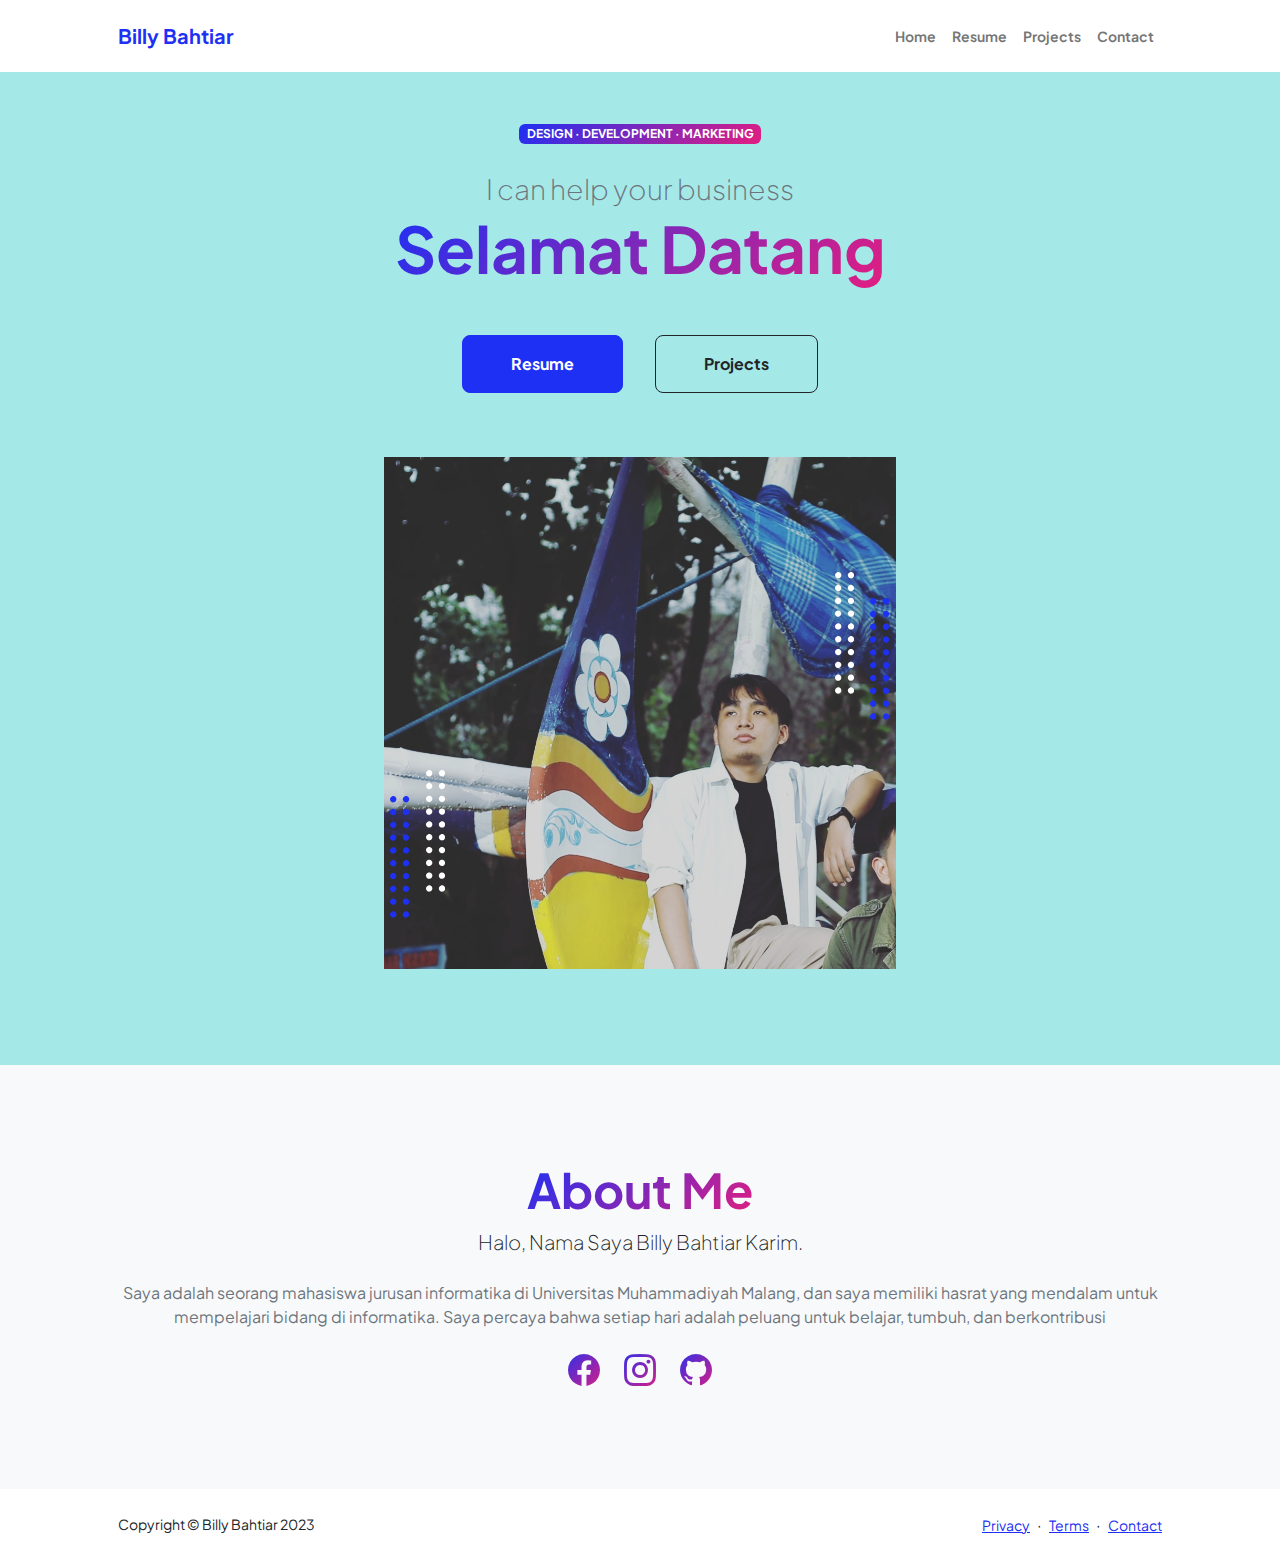
<file: index.html>
<!DOCTYPE html>
<html lang="en">
    <head>
        <meta charset="utf-8" />
        <meta name="viewport" content="width=device-width, initial-scale=1, shrink-to-fit=no" />
        <meta name="description" content="" />
        <meta name="author" content="" />
        <title>Personal Portofolio - Billy Bahtiar</title>
        <!-- Favicon-->
        <link rel="icon" type="image/x-icon" href="assets/favicon.ico" />
        <!-- Custom Google font-->
        <link rel="preconnect" href="https://fonts.googleapis.com" />
        <link rel="preconnect" href="https://fonts.gstatic.com" crossorigin />
        <link href="https://fonts.googleapis.com/css2?family=Plus+Jakarta+Sans:wght@100;200;300;400;500;600;700;800;900&amp;display=swap" rel="stylesheet" />
        <!-- Bootstrap icons-->
        <link href="https://cdn.jsdelivr.net/npm/bootstrap-icons@1.8.1/font/bootstrap-icons.css" rel="stylesheet" />
        <!-- Core theme CSS (includes Bootstrap)-->
        <link href="css/styles.css" rel="stylesheet" />
    </head>
    <body class="d-flex flex-column h-100">
        <main class="flex-shrink-0">
            <!-- Navigation-->
            <nav class="navbar navbar-expand-lg navbar-light bg-white py-3">
                <div class="container px-5">
                    <a class="navbar-brand" href="index.html"><span class="fw-bolder text-primary">Billy Bahtiar</span></a>
                    <button class="navbar-toggler" type="button" data-bs-toggle="collapse" data-bs-target="#navbarSupportedContent" aria-controls="navbarSupportedContent" aria-expanded="false" aria-label="Toggle navigation"><span class="navbar-toggler-icon"></span></button>
                    <div class="collapse navbar-collapse" id="navbarSupportedContent">
                        <ul class="navbar-nav ms-auto mb-2 mb-lg-0 small fw-bolder">
                            <li class="nav-item"><a class="nav-link" href="index.html">Home</a></li>
                            <li class="nav-item"><a class="nav-link" href="resume.html">Resume</a></li>
                            <li class="nav-item"><a class="nav-link" href="projects.html">Projects</a></li>
                            <li class="nav-item"><a class="nav-link" href="contact.html">Contact</a></li>
                        </ul>
                    </div>
                </div>
            </nav>
            <!-- Header-->
            <header class="py-5">
                <div class="container px-5 pb-5">
                    <div class="row gx-5 align-items-center">
                        <div class="col-xxl-5">
                            <!-- Header text content-->
                            <div class="text-center text-xxl-start">
                                <div class="badge bg-gradient-primary-to-secondary text-white mb-4"><div class="text-uppercase">Design &middot; Development &middot; Marketing</div></div>
                                <div class="fs-3 fw-light text-muted">I can help your business </div>
                                <h1 class="display-3 fw-bolder mb-5"><span class="text-gradient d-inline">Selamat Datang</span></h1>
                                <div class="d-grid gap-3 d-sm-flex justify-content-sm-center justify-content-xxl-start mb-3">
                                    <a class="btn btn-primary btn-lg px-5 py-3 me-sm-3 fs-6 fw-bolder" href="resume.html">Resume</a>
                                    <a class="btn btn-outline-dark btn-lg px-5 py-3 fs-6 fw-bolder" href="projects.html">Projects</a>
                                </div>
                            </div>
                        </div>
                        <div class="col-xxl-7">
                            <!-- Header profile picture-->
                            <div class="d-flex justify-content-center mt-5 mt-xxl-0">
                                <div class="profile bg-gradient-primary-to-secondary">
                                    <!-- TIP: For best results, use a photo with a transparent background like the demo example below-->
                                    <!-- Watch a tutorial on how to do this on YouTube (link)-->
                                    <img class="profile-img" src="assets/WhatsApp Image 2023-11-04 at 21.17.27.jpeg" alt="..." />
                                    <div class="dots-1">
                                        <!-- SVG Dots-->
                                        <svg version="1.1" xmlns="http://www.w3.org/2000/svg" xmlns:xlink="http://www.w3.org/1999/xlink" x="0px" y="0px" viewBox="0 0 191.6 1215.4" style="enable-background: new 0 0 191.6 1215.4" xml:space="preserve">
                                            <g transform="translate(0.000000,1280.000000) scale(0.100000,-0.100000)">
                                                <path d="M227.7,12788.6c-105-35-200-141-222-248c-43-206,163-412,369-369c155,32,275,190,260,339c-11,105-90,213-190,262        C383.7,12801.6,289.7,12808.6,227.7,12788.6z"></path>
                                                <path d="M1507.7,12788.6c-151-50-253-216-222-362c25-119,136-230,254-255c194-41,395,142,375,339c-11,105-90,213-190,262        C1663.7,12801.6,1569.7,12808.6,1507.7,12788.6z"></path>
                                                <path d="M227.7,11508.6c-105-35-200-141-222-248c-43-206,163-412,369-369c155,32,275,190,260,339c-11,105-90,213-190,262        C383.7,11521.6,289.7,11528.6,227.7,11508.6z"></path>
                                                <path d="M1507.7,11508.6c-151-50-253-216-222-362c25-119,136-230,254-255c194-41,395,142,375,339c-11,105-90,213-190,262        C1663.7,11521.6,1569.7,11528.6,1507.7,11508.6z"></path>
                                                <path d="M227.7,10228.6c-105-35-200-141-222-248c-43-206,163-412,369-369c155,32,275,190,260,339c-11,105-90,213-190,262        C383.7,10241.6,289.7,10248.6,227.7,10228.6z"></path>
                                                <path d="M1507.7,10228.6c-105-35-200-141-222-248c-43-206,163-412,369-369c155,32,275,190,260,339c-11,105-90,213-190,262        C1663.7,10241.6,1569.7,10248.6,1507.7,10228.6z"></path>
                                                <path d="M227.7,8948.6c-105-35-200-141-222-248c-43-206,163-412,369-369c155,32,275,190,260,339c-11,105-90,213-190,262        C383.7,8961.6,289.7,8968.6,227.7,8948.6z"></path>
                                                <path d="M1507.7,8948.6c-105-35-200-141-222-248c-43-206,163-412,369-369c155,32,275,190,260,339c-11,105-90,213-190,262        C1663.7,8961.6,1569.7,8968.6,1507.7,8948.6z"></path>
                                                <path d="M227.7,7668.6c-105-35-200-141-222-248c-43-206,163-412,369-369c155,32,275,190,260,339c-11,105-90,213-190,262        C383.7,7681.6,289.7,7688.6,227.7,7668.6z"></path>
                                                <path d="M1507.7,7668.6c-105-35-200-141-222-248c-43-206,163-412,369-369c155,32,275,190,260,339c-11,105-90,213-190,262        C1663.7,7681.6,1569.7,7688.6,1507.7,7668.6z"></path>
                                                <path d="M227.7,6388.6c-105-35-200-141-222-248c-43-206,163-412,369-369c155,32,275,190,260,339c-11,105-90,213-190,262        C383.7,6401.6,289.7,6408.6,227.7,6388.6z"></path>
                                                <path d="M1507.7,6388.6c-105-35-200-141-222-248c-43-206,163-412,369-369c155,32,275,190,260,339c-11,105-90,213-190,262        C1663.7,6401.6,1569.7,6408.6,1507.7,6388.6z"></path>
                                                <path d="M227.7,5108.6c-105-35-200-141-222-248c-43-206,163-412,369-369c155,32,275,190,260,339c-11,105-90,213-190,262        C383.7,5121.6,289.7,5128.6,227.7,5108.6z"></path>
                                                <path d="M1507.7,5108.6c-105-35-200-141-222-248c-43-206,163-412,369-369c155,32,275,190,260,339c-11,105-90,213-190,262        C1663.7,5121.6,1569.7,5128.6,1507.7,5108.6z"></path>
                                                <path d="M227.7,3828.6c-105-35-200-141-222-248c-43-206,163-412,369-369c155,32,275,190,260,339c-11,105-90,213-190,262        C383.7,3841.6,289.7,3848.6,227.7,3828.6z"></path>
                                                <path d="M1507.7,3828.6c-105-35-200-141-222-248c-43-206,163-412,369-369c155,32,275,190,260,339c-11,105-90,213-190,262        C1663.7,3841.6,1569.7,3848.6,1507.7,3828.6z"></path>
                                                <path d="M227.7,2548.6c-105-35-200-141-222-248c-43-206,163-412,369-369c155,32,275,190,260,339c-11,105-90,213-190,262        C383.7,2561.6,289.7,2568.6,227.7,2548.6z"></path>
                                                <path d="M1507.7,2548.6c-105-35-200-141-222-248c-43-206,163-412,369-369c155,32,275,190,260,339c-11,105-90,213-190,262        C1663.7,2561.6,1569.7,2568.6,1507.7,2548.6z"></path>
                                                <path d="M227.7,1268.6c-105-35-200-141-222-248c-43-206,163-412,369-369c155,32,275,190,260,339c-11,105-90,213-190,262        C383.7,1281.6,289.7,1288.6,227.7,1268.6z"></path>
                                                <path d="M1507.7,1268.6c-105-35-200-141-222-248c-43-206,163-412,369-369c155,32,275,190,260,339c-11,105-90,213-190,262        C1663.7,1281.6,1569.7,1288.6,1507.7,1268.6z"></path>
                                            </g>
                                        </svg>
                                        <!-- END of SVG dots-->
                                    </div>
                                    <div class="dots-2">
                                        <!-- SVG Dots-->
                                        <svg version="1.1" xmlns="http://www.w3.org/2000/svg" xmlns:xlink="http://www.w3.org/1999/xlink" x="0px" y="0px" viewBox="0 0 191.6 1215.4" style="enable-background: new 0 0 191.6 1215.4" xml:space="preserve">
                                            <g transform="translate(0.000000,1280.000000) scale(0.100000,-0.100000)">
                                                <path d="M227.7,12788.6c-105-35-200-141-222-248c-43-206,163-412,369-369c155,32,275,190,260,339c-11,105-90,213-190,262        C383.7,12801.6,289.7,12808.6,227.7,12788.6z"></path>
                                                <path d="M1507.7,12788.6c-151-50-253-216-222-362c25-119,136-230,254-255c194-41,395,142,375,339c-11,105-90,213-190,262        C1663.7,12801.6,1569.7,12808.6,1507.7,12788.6z"></path>
                                                <path d="M227.7,11508.6c-105-35-200-141-222-248c-43-206,163-412,369-369c155,32,275,190,260,339c-11,105-90,213-190,262        C383.7,11521.6,289.7,11528.6,227.7,11508.6z"></path>
                                                <path d="M1507.7,11508.6c-151-50-253-216-222-362c25-119,136-230,254-255c194-41,395,142,375,339c-11,105-90,213-190,262        C1663.7,11521.6,1569.7,11528.6,1507.7,11508.6z"></path>
                                                <path d="M227.7,10228.6c-105-35-200-141-222-248c-43-206,163-412,369-369c155,32,275,190,260,339c-11,105-90,213-190,262        C383.7,10241.6,289.7,10248.6,227.7,10228.6z"></path>
                                                <path d="M1507.7,10228.6c-105-35-200-141-222-248c-43-206,163-412,369-369c155,32,275,190,260,339c-11,105-90,213-190,262        C1663.7,10241.6,1569.7,10248.6,1507.7,10228.6z"></path>
                                                <path d="M227.7,8948.6c-105-35-200-141-222-248c-43-206,163-412,369-369c155,32,275,190,260,339c-11,105-90,213-190,262        C383.7,8961.6,289.7,8968.6,227.7,8948.6z"></path>
                                                <path d="M1507.7,8948.6c-105-35-200-141-222-248c-43-206,163-412,369-369c155,32,275,190,260,339c-11,105-90,213-190,262        C1663.7,8961.6,1569.7,8968.6,1507.7,8948.6z"></path>
                                                <path d="M227.7,7668.6c-105-35-200-141-222-248c-43-206,163-412,369-369c155,32,275,190,260,339c-11,105-90,213-190,262        C383.7,7681.6,289.7,7688.6,227.7,7668.6z"></path>
                                                <path d="M1507.7,7668.6c-105-35-200-141-222-248c-43-206,163-412,369-369c155,32,275,190,260,339c-11,105-90,213-190,262        C1663.7,7681.6,1569.7,7688.6,1507.7,7668.6z"></path>
                                                <path d="M227.7,6388.6c-105-35-200-141-222-248c-43-206,163-412,369-369c155,32,275,190,260,339c-11,105-90,213-190,262        C383.7,6401.6,289.7,6408.6,227.7,6388.6z"></path>
                                                <path d="M1507.7,6388.6c-105-35-200-141-222-248c-43-206,163-412,369-369c155,32,275,190,260,339c-11,105-90,213-190,262        C1663.7,6401.6,1569.7,6408.6,1507.7,6388.6z"></path>
                                                <path d="M227.7,5108.6c-105-35-200-141-222-248c-43-206,163-412,369-369c155,32,275,190,260,339c-11,105-90,213-190,262        C383.7,5121.6,289.7,5128.6,227.7,5108.6z"></path>
                                                <path d="M1507.7,5108.6c-105-35-200-141-222-248c-43-206,163-412,369-369c155,32,275,190,260,339c-11,105-90,213-190,262        C1663.7,5121.6,1569.7,5128.6,1507.7,5108.6z"></path>
                                                <path d="M227.7,3828.6c-105-35-200-141-222-248c-43-206,163-412,369-369c155,32,275,190,260,339c-11,105-90,213-190,262        C383.7,3841.6,289.7,3848.6,227.7,3828.6z"></path>
                                                <path d="M1507.7,3828.6c-105-35-200-141-222-248c-43-206,163-412,369-369c155,32,275,190,260,339c-11,105-90,213-190,262        C1663.7,3841.6,1569.7,3848.6,1507.7,3828.6z"></path>
                                                <path d="M227.7,2548.6c-105-35-200-141-222-248c-43-206,163-412,369-369c155,32,275,190,260,339c-11,105-90,213-190,262        C383.7,2561.6,289.7,2568.6,227.7,2548.6z"></path>
                                                <path d="M1507.7,2548.6c-105-35-200-141-222-248c-43-206,163-412,369-369c155,32,275,190,260,339c-11,105-90,213-190,262        C1663.7,2561.6,1569.7,2568.6,1507.7,2548.6z"></path>
                                                <path d="M227.7,1268.6c-105-35-200-141-222-248c-43-206,163-412,369-369c155,32,275,190,260,339c-11,105-90,213-190,262        C383.7,1281.6,289.7,1288.6,227.7,1268.6z"></path>
                                                <path d="M1507.7,1268.6c-105-35-200-141-222-248c-43-206,163-412,369-369c155,32,275,190,260,339c-11,105-90,213-190,262        C1663.7,1281.6,1569.7,1288.6,1507.7,1268.6z"></path>
                                            </g>
                                        </svg>
                                        <!-- END of SVG dots-->
                                    </div>
                                    <div class="dots-3">
                                        <!-- SVG Dots-->
                                        <svg version="1.1" xmlns="http://www.w3.org/2000/svg" xmlns:xlink="http://www.w3.org/1999/xlink" x="0px" y="0px" viewBox="0 0 191.6 1215.4" style="enable-background: new 0 0 191.6 1215.4" xml:space="preserve">
                                            <g transform="translate(0.000000,1280.000000) scale(0.100000,-0.100000)">
                                                <path d="M227.7,12788.6c-105-35-200-141-222-248c-43-206,163-412,369-369c155,32,275,190,260,339c-11,105-90,213-190,262        C383.7,12801.6,289.7,12808.6,227.7,12788.6z"></path>
                                                <path d="M1507.7,12788.6c-151-50-253-216-222-362c25-119,136-230,254-255c194-41,395,142,375,339c-11,105-90,213-190,262        C1663.7,12801.6,1569.7,12808.6,1507.7,12788.6z"></path>
                                                <path d="M227.7,11508.6c-105-35-200-141-222-248c-43-206,163-412,369-369c155,32,275,190,260,339c-11,105-90,213-190,262        C383.7,11521.6,289.7,11528.6,227.7,11508.6z"></path>
                                                <path d="M1507.7,11508.6c-151-50-253-216-222-362c25-119,136-230,254-255c194-41,395,142,375,339c-11,105-90,213-190,262        C1663.7,11521.6,1569.7,11528.6,1507.7,11508.6z"></path>
                                                <path d="M227.7,10228.6c-105-35-200-141-222-248c-43-206,163-412,369-369c155,32,275,190,260,339c-11,105-90,213-190,262        C383.7,10241.6,289.7,10248.6,227.7,10228.6z"></path>
                                                <path d="M1507.7,10228.6c-105-35-200-141-222-248c-43-206,163-412,369-369c155,32,275,190,260,339c-11,105-90,213-190,262        C1663.7,10241.6,1569.7,10248.6,1507.7,10228.6z"></path>
                                                <path d="M227.7,8948.6c-105-35-200-141-222-248c-43-206,163-412,369-369c155,32,275,190,260,339c-11,105-90,213-190,262        C383.7,8961.6,289.7,8968.6,227.7,8948.6z"></path>
                                                <path d="M1507.7,8948.6c-105-35-200-141-222-248c-43-206,163-412,369-369c155,32,275,190,260,339c-11,105-90,213-190,262        C1663.7,8961.6,1569.7,8968.6,1507.7,8948.6z"></path>
                                                <path d="M227.7,7668.6c-105-35-200-141-222-248c-43-206,163-412,369-369c155,32,275,190,260,339c-11,105-90,213-190,262        C383.7,7681.6,289.7,7688.6,227.7,7668.6z"></path>
                                                <path d="M1507.7,7668.6c-105-35-200-141-222-248c-43-206,163-412,369-369c155,32,275,190,260,339c-11,105-90,213-190,262        C1663.7,7681.6,1569.7,7688.6,1507.7,7668.6z"></path>
                                                <path d="M227.7,6388.6c-105-35-200-141-222-248c-43-206,163-412,369-369c155,32,275,190,260,339c-11,105-90,213-190,262        C383.7,6401.6,289.7,6408.6,227.7,6388.6z"></path>
                                                <path d="M1507.7,6388.6c-105-35-200-141-222-248c-43-206,163-412,369-369c155,32,275,190,260,339c-11,105-90,213-190,262        C1663.7,6401.6,1569.7,6408.6,1507.7,6388.6z"></path>
                                                <path d="M227.7,5108.6c-105-35-200-141-222-248c-43-206,163-412,369-369c155,32,275,190,260,339c-11,105-90,213-190,262        C383.7,5121.6,289.7,5128.6,227.7,5108.6z"></path>
                                                <path d="M1507.7,5108.6c-105-35-200-141-222-248c-43-206,163-412,369-369c155,32,275,190,260,339c-11,105-90,213-190,262        C1663.7,5121.6,1569.7,5128.6,1507.7,5108.6z"></path>
                                                <path d="M227.7,3828.6c-105-35-200-141-222-248c-43-206,163-412,369-369c155,32,275,190,260,339c-11,105-90,213-190,262        C383.7,3841.6,289.7,3848.6,227.7,3828.6z"></path>
                                                <path d="M1507.7,3828.6c-105-35-200-141-222-248c-43-206,163-412,369-369c155,32,275,190,260,339c-11,105-90,213-190,262        C1663.7,3841.6,1569.7,3848.6,1507.7,3828.6z"></path>
                                                <path d="M227.7,2548.6c-105-35-200-141-222-248c-43-206,163-412,369-369c155,32,275,190,260,339c-11,105-90,213-190,262        C383.7,2561.6,289.7,2568.6,227.7,2548.6z"></path>
                                                <path d="M1507.7,2548.6c-105-35-200-141-222-248c-43-206,163-412,369-369c155,32,275,190,260,339c-11,105-90,213-190,262        C1663.7,2561.6,1569.7,2568.6,1507.7,2548.6z"></path>
                                                <path d="M227.7,1268.6c-105-35-200-141-222-248c-43-206,163-412,369-369c155,32,275,190,260,339c-11,105-90,213-190,262        C383.7,1281.6,289.7,1288.6,227.7,1268.6z"></path>
                                                <path d="M1507.7,1268.6c-105-35-200-141-222-248c-43-206,163-412,369-369c155,32,275,190,260,339c-11,105-90,213-190,262        C1663.7,1281.6,1569.7,1288.6,1507.7,1268.6z"></path>
                                            </g>
                                        </svg>
                                        <!-- END of SVG dots-->
                                    </div>
                                    <div class="dots-4">
                                        <!-- SVG Dots-->
                                        <svg version="1.1" xmlns="http://www.w3.org/2000/svg" xmlns:xlink="http://www.w3.org/1999/xlink" x="0px" y="0px" viewBox="0 0 191.6 1215.4" style="enable-background: new 0 0 191.6 1215.4" xml:space="preserve">
                                            <g transform="translate(0.000000,1280.000000) scale(0.100000,-0.100000)">
                                                <path d="M227.7,12788.6c-105-35-200-141-222-248c-43-206,163-412,369-369c155,32,275,190,260,339c-11,105-90,213-190,262        C383.7,12801.6,289.7,12808.6,227.7,12788.6z"></path>
                                                <path d="M1507.7,12788.6c-151-50-253-216-222-362c25-119,136-230,254-255c194-41,395,142,375,339c-11,105-90,213-190,262        C1663.7,12801.6,1569.7,12808.6,1507.7,12788.6z"></path>
                                                <path d="M227.7,11508.6c-105-35-200-141-222-248c-43-206,163-412,369-369c155,32,275,190,260,339c-11,105-90,213-190,262        C383.7,11521.6,289.7,11528.6,227.7,11508.6z"></path>
                                                <path d="M1507.7,11508.6c-151-50-253-216-222-362c25-119,136-230,254-255c194-41,395,142,375,339c-11,105-90,213-190,262        C1663.7,11521.6,1569.7,11528.6,1507.7,11508.6z"></path>
                                                <path d="M227.7,10228.6c-105-35-200-141-222-248c-43-206,163-412,369-369c155,32,275,190,260,339c-11,105-90,213-190,262        C383.7,10241.6,289.7,10248.6,227.7,10228.6z"></path>
                                                <path d="M1507.7,10228.6c-105-35-200-141-222-248c-43-206,163-412,369-369c155,32,275,190,260,339c-11,105-90,213-190,262        C1663.7,10241.6,1569.7,10248.6,1507.7,10228.6z"></path>
                                                <path d="M227.7,8948.6c-105-35-200-141-222-248c-43-206,163-412,369-369c155,32,275,190,260,339c-11,105-90,213-190,262        C383.7,8961.6,289.7,8968.6,227.7,8948.6z"></path>
                                                <path d="M1507.7,8948.6c-105-35-200-141-222-248c-43-206,163-412,369-369c155,32,275,190,260,339c-11,105-90,213-190,262        C1663.7,8961.6,1569.7,8968.6,1507.7,8948.6z"></path>
                                                <path d="M227.7,7668.6c-105-35-200-141-222-248c-43-206,163-412,369-369c155,32,275,190,260,339c-11,105-90,213-190,262        C383.7,7681.6,289.7,7688.6,227.7,7668.6z"></path>
                                                <path d="M1507.7,7668.6c-105-35-200-141-222-248c-43-206,163-412,369-369c155,32,275,190,260,339c-11,105-90,213-190,262        C1663.7,7681.6,1569.7,7688.6,1507.7,7668.6z"></path>
                                                <path d="M227.7,6388.6c-105-35-200-141-222-248c-43-206,163-412,369-369c155,32,275,190,260,339c-11,105-90,213-190,262        C383.7,6401.6,289.7,6408.6,227.7,6388.6z"></path>
                                                <path d="M1507.7,6388.6c-105-35-200-141-222-248c-43-206,163-412,369-369c155,32,275,190,260,339c-11,105-90,213-190,262        C1663.7,6401.6,1569.7,6408.6,1507.7,6388.6z"></path>
                                                <path d="M227.7,5108.6c-105-35-200-141-222-248c-43-206,163-412,369-369c155,32,275,190,260,339c-11,105-90,213-190,262        C383.7,5121.6,289.7,5128.6,227.7,5108.6z"></path>
                                                <path d="M1507.7,5108.6c-105-35-200-141-222-248c-43-206,163-412,369-369c155,32,275,190,260,339c-11,105-90,213-190,262        C1663.7,5121.6,1569.7,5128.6,1507.7,5108.6z"></path>
                                                <path d="M227.7,3828.6c-105-35-200-141-222-248c-43-206,163-412,369-369c155,32,275,190,260,339c-11,105-90,213-190,262        C383.7,3841.6,289.7,3848.6,227.7,3828.6z"></path>
                                                <path d="M1507.7,3828.6c-105-35-200-141-222-248c-43-206,163-412,369-369c155,32,275,190,260,339c-11,105-90,213-190,262        C1663.7,3841.6,1569.7,3848.6,1507.7,3828.6z"></path>
                                                <path d="M227.7,2548.6c-105-35-200-141-222-248c-43-206,163-412,369-369c155,32,275,190,260,339c-11,105-90,213-190,262        C383.7,2561.6,289.7,2568.6,227.7,2548.6z"></path>
                                                <path d="M1507.7,2548.6c-105-35-200-141-222-248c-43-206,163-412,369-369c155,32,275,190,260,339c-11,105-90,213-190,262        C1663.7,2561.6,1569.7,2568.6,1507.7,2548.6z"></path>
                                                <path d="M227.7,1268.6c-105-35-200-141-222-248c-43-206,163-412,369-369c155,32,275,190,260,339c-11,105-90,213-190,262        C383.7,1281.6,289.7,1288.6,227.7,1268.6z"></path>
                                                <path d="M1507.7,1268.6c-105-35-200-141-222-248c-43-206,163-412,369-369c155,32,275,190,260,339c-11,105-90,213-190,262        C1663.7,1281.6,1569.7,1288.6,1507.7,1268.6z"></path>
                                            </g>
                                        </svg>
                                        <!-- END of SVG dots-->
                                    </div>
                                </div>
                            </div>
                        </div>
                    </div>
                </div>
            </header>
            <!-- About Section-->
            <section class="bg-light py-5">
                <div class="container px-5">
                    <div class="row gx-5 justify-content-center">
                        <div class="col-xxl-8">
                            <div class="text-center my-5">
                                <h2 class="display-5 fw-bolder"><span class="text-gradient d-inline">About Me</span></h2>
                                <p class="lead fw-light mb-4">Halo, Nama Saya Billy Bahtiar Karim.</p>
                                <p class="text-muted">Saya adalah seorang mahasiswa jurusan informatika di Universitas Muhammadiyah Malang, dan saya memiliki hasrat yang mendalam untuk mempelajari bidang di informatika. Saya percaya bahwa setiap hari adalah peluang untuk belajar, tumbuh, dan berkontribusi</p>
                                <div class="d-flex justify-content-center fs-2 gap-4">
                                    <a class="text-gradient" href="https://m.facebook.com/fahmi.abadi.9?refid=52&__tn__=%2Cg"><i class="bi bi-facebook"></i></a>
                                    <a class="text-gradient" href="https://instagram.com/billy_bahtiar?igshid=OGQ5ZDc2ODk2ZA=="><i class="bi bi-instagram"></i></a>
                                    <a class="text-gradient" href="https://github.com/billybahtiar"><i class="bi bi-github"></i></a> 
                                </div>
                            </div>
                        </div>
                    </div>
                </div>
            </section>
        </main>
        <!-- Footer-->
        <footer class="bg-white py-4 mt-auto">
            <div class="container px-5">
                <div class="row align-items-center justify-content-between flex-column flex-sm-row">
                    <div class="col-auto"><div class="small m-0">Copyright &copy; Billy Bahtiar 2023</div></div>
                    <div class="col-auto">
                        <a class="small" href="#!">Privacy</a>
                        <span class="mx-1">&middot;</span>
                        <a class="small" href="#!">Terms</a>
                        <span class="mx-1">&middot;</span>
                        <a class="small" href="https://instagram.com/billy_bahtiar?igshid=OGQ5ZDc2ODk2ZA==">Contact</a>
                    </div>
                </div>
            </div>
        </footer>
        <!-- Bootstrap core JS-->
        <script src="https://cdn.jsdelivr.net/npm/bootstrap@5.2.3/dist/js/bootstrap.bundle.min.js"></script>
        <!-- Core theme JS-->
        <script src="js/scripts.js"></script>
    </body>
</html>
</file>
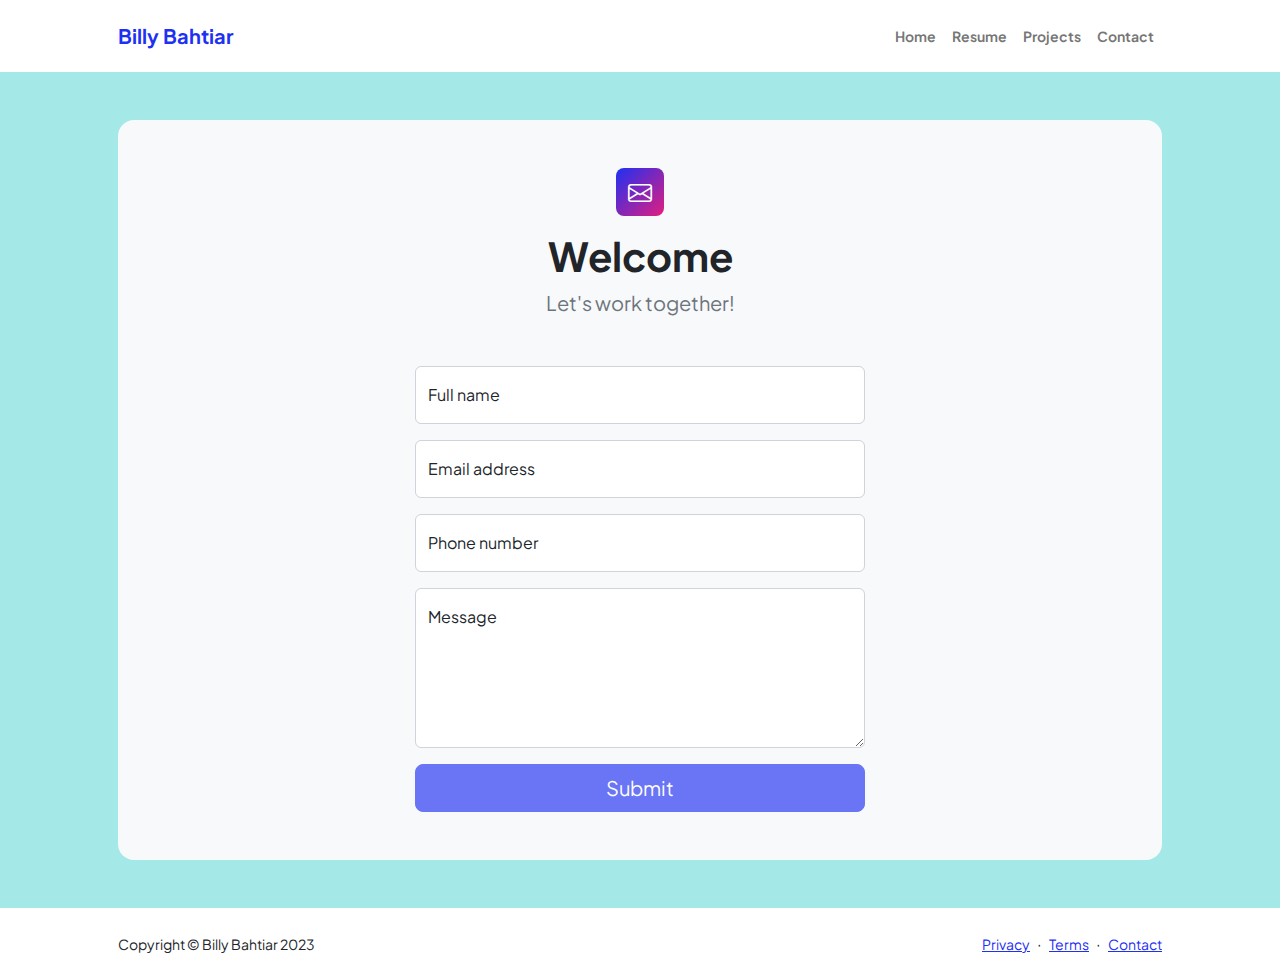
<file: contact.html>
<!DOCTYPE html>
<html lang="en">
    <head>
        <meta charset="utf-8" />
        <meta name="viewport" content="width=device-width, initial-scale=1, shrink-to-fit=no" />
        <meta name="description" content />
        <meta name="author" content />
        <title>Portofolio</title>
        <!-- Favicon-->
        <link rel="icon" type="image/x-icon" href="assets/favicon.ico" />
        <!-- Custom Google font-->
        <link rel="preconnect" href="https://fonts.googleapis.com" />
        <link rel="preconnect" href="https://fonts.gstatic.com" crossorigin />
        <link href="https://fonts.googleapis.com/css2?family=Plus+Jakarta+Sans:wght@100;200;300;400;500;600;700;800;900&amp;display=swap" rel="stylesheet" />
        <!-- Bootstrap icons-->
        <link href="https://cdn.jsdelivr.net/npm/bootstrap-icons@1.8.1/font/bootstrap-icons.css" rel="stylesheet" />
        <!-- Core theme CSS (includes Bootstrap)-->
        <link href="css/styles.css" rel="stylesheet" />
    </head>
    <body class="d-flex flex-column">
        <main class="flex-shrink-0">
            <!-- Navigation-->
            <nav class="navbar navbar-expand-lg navbar-light bg-white py-3">
                <div class="container px-5">
                    <a class="navbar-brand" href="index.html"><span class="fw-bolder text-primary">Billy Bahtiar</span></a>
                    <button class="navbar-toggler" type="button" data-bs-toggle="collapse" data-bs-target="#navbarSupportedContent" aria-controls="navbarSupportedContent" aria-expanded="false" aria-label="Toggle navigation"><span class="navbar-toggler-icon"></span></button>
                    <div class="collapse navbar-collapse" id="navbarSupportedContent">
                        <ul class="navbar-nav ms-auto mb-2 mb-lg-0 small fw-bolder">
                            <li class="nav-item"><a class="nav-link" href="index.html">Home</a></li>
                            <li class="nav-item"><a class="nav-link" href="resume.html">Resume</a></li>
                            <li class="nav-item"><a class="nav-link" href="projects.html">Projects</a></li>
                            <li class="nav-item"><a class="nav-link" href="contact.html">Contact</a></li>
                        </ul>
                    </div>
                </div>
            </nav>
            <!-- Page content-->
            <section class="py-5">
                <div class="container px-5">
                    <!-- Contact form-->
                    <div class="bg-light rounded-4 py-5 px-4 px-md-5">
                        <div class="text-center mb-5">
                            <div class="feature bg-primary bg-gradient-primary-to-secondary text-white rounded-3 mb-3"><i class="bi bi-envelope"></i></div>
                            <h1 class="fw-bolder">Welcome</h1>
                            <p class="lead fw-normal text-muted mb-0">Let's work together!</p>
                        </div>
                        <div class="row gx-5 justify-content-center">
                            <div class="col-lg-8 col-xl-6">
                                <!-- * * * * * * * * * * * * * * *-->
                                <!-- * * SB Forms Contact Form * *-->
                                <!-- * * * * * * * * * * * * * * *-->
                                <!-- This form is pre-integrated with SB Forms.-->
                                <!-- To make this form functional, sign up at-->
                                <!-- https://startbootstrap.com/solution/contact-forms-->
                                <!-- to get an API token!-->
                                <form id="contactForm" data-sb-form-api-token="API_TOKEN">
                                    <!-- Name input-->
                                    <div class="form-floating mb-3">
                                        <input class="form-control" id="name" type="text" placeholder="Enter your name..." data-sb-validations="required" />
                                        <label for="name">Full name</label>
                                        <div class="invalid-feedback" data-sb-feedback="name:required">A name is required.</div>
                                    </div>
                                    <!-- Email address input-->
                                    <div class="form-floating mb-3">
                                        <input class="form-control" id="email" type="email" placeholder="name@example.com" data-sb-validations="required,email" />
                                        <label for="email">Email address</label>
                                        <div class="invalid-feedback" data-sb-feedback="email:required">An email is required.</div>
                                        <div class="invalid-feedback" data-sb-feedback="email:email">Email is not valid.</div>
                                    </div>
                                    <!-- Phone number input-->
                                    <div class="form-floating mb-3">
                                        <input class="form-control" id="phone" type="tel" placeholder="(123) 456-7890" data-sb-validations="required" />
                                        <label for="phone">Phone number</label>
                                        <div class="invalid-feedback" data-sb-feedback="phone:required">A phone number is required.</div>
                                    </div>
                                    <!-- Message input-->
                                    <div class="form-floating mb-3">
                                        <textarea class="form-control" id="message" type="text" placeholder="Enter your message here..." style="height: 10rem" data-sb-validations="required"></textarea>
                                        <label for="message">Message</label>
                                        <div class="invalid-feedback" data-sb-feedback="message:required">A message is required.</div>
                                    </div>
                                    <!-- Submit success message-->
                                    <!---->
                                    <!-- This is what your users will see when the form-->
                                    <!-- has successfully submitted-->
                                    <div class="d-none" id="submitSuccessMessage">
                                        <div class="text-center mb-3">
                                            <div class="fw-bolder">Form submission successful!</div>
                                            To activate this form, sign up at
                                            <br />
                                            <a href="https://startbootstrap.com/solution/contact-forms">https://startbootstrap.com/solution/contact-forms</a>
                                        </div>
                                    </div>
                                    <!-- Submit error message-->
                                    <!---->
                                    <!-- This is what your users will see when there is-->
                                    <!-- an error submitting the form-->
                                    <div class="d-none" id="submitErrorMessage"><div class="text-center text-danger mb-3">Error sending message!</div></div>
                                    <!-- Submit Button-->
                                    <div class="d-grid"><button class="btn btn-primary btn-lg disabled" id="submitButton" type="submit">Submit</button></div>
                                </form>
                            </div>
                        </div>
                    </div>
                </div>
            </section>
        </main>
        <!-- Footer-->
        <footer class="bg-white py-4 mt-auto">
            <div class="container px-5">
                <div class="row align-items-center justify-content-between flex-column flex-sm-row">
                    <div class="col-auto"><div class="small m-0">Copyright &copy; Billy Bahtiar 2023</div></div>
                    <div class="col-auto">
                        <a class="small" href="#!">Privacy</a>
                        <span class="mx-1">&middot;</span>
                        <a class="small" href="#!">Terms</a>
                        <span class="mx-1">&middot;</span>
                        <a class="small" href="#!">Contact</a>
                    </div>
                </div>
            </div>
        </footer>
        <!-- Bootstrap core JS-->
        <script src="https://cdn.jsdelivr.net/npm/bootstrap@5.2.3/dist/js/bootstrap.bundle.min.js"></script>
        <!-- Core theme JS-->
        <script src="js/scripts.js"></script>
        <!-- * * * * * * * * * * * * * * * * * * * * * * * * * * * * * * * * * * * * * * * *-->
        <!-- * *                               SB Forms JS                               * *-->
        <!-- * * Activate your form at https://startbootstrap.com/solution/contact-forms * *-->
        <!-- * * * * * * * * * * * * * * * * * * * * * * * * * * * * * * * * * * * * * * * *-->
        <script src="https://cdn.startbootstrap.com/sb-forms-latest.js"></script>
    </body>
</html>
</file>
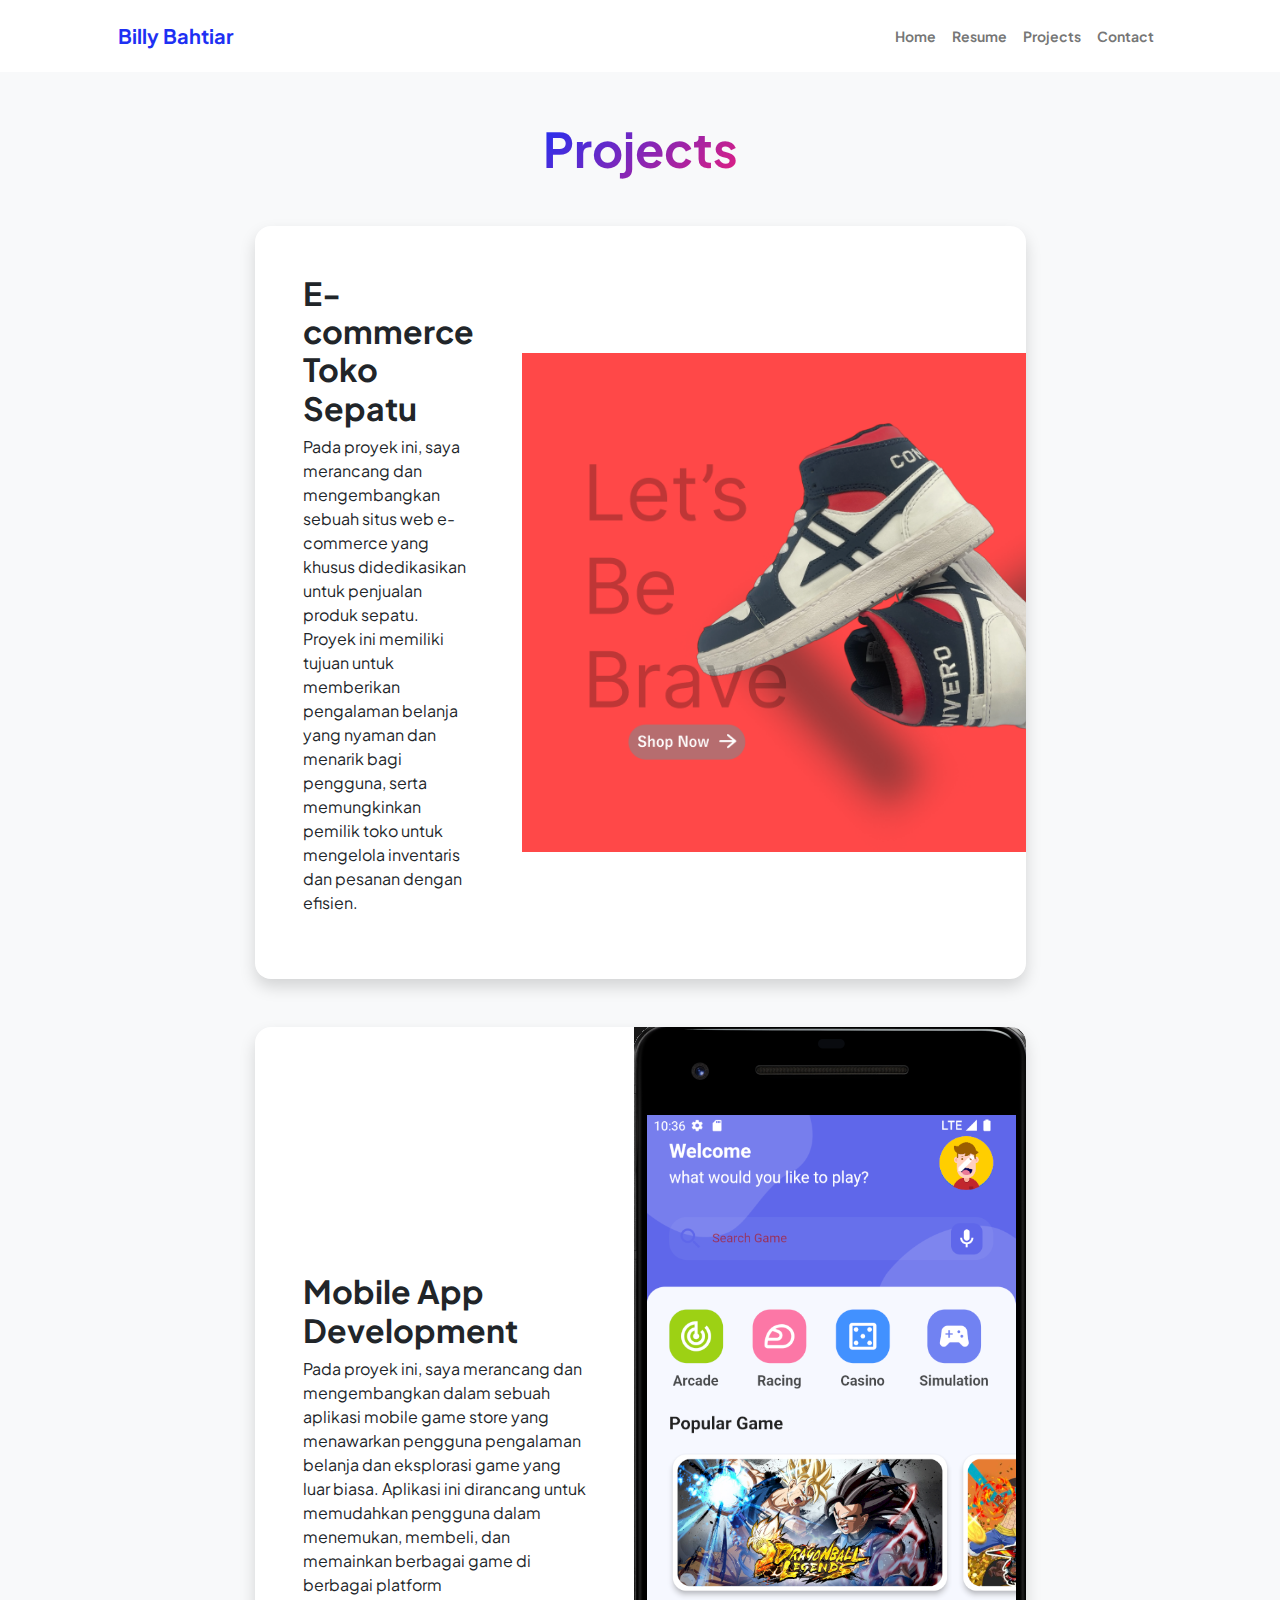
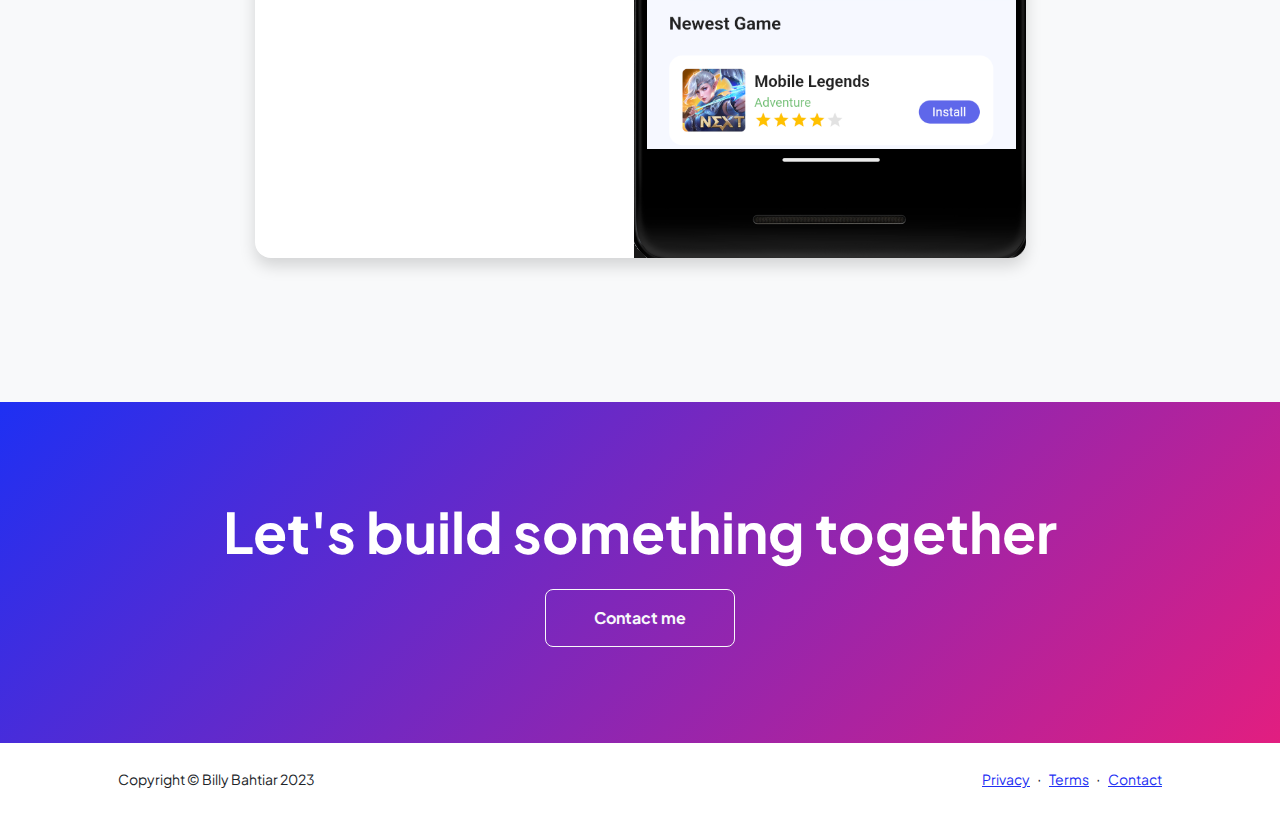
<file: projects.html>
<!DOCTYPE html>
<html lang="en">
    <head>
        <meta charset="utf-8" />
        <meta name="viewport" content="width=device-width, initial-scale=1, shrink-to-fit=no" />
        <meta name="description" content="" />
        <meta name="author" content="" />
        <title>Portofolio</title>
        <!-- Favicon-->
        <link rel="icon" type="image/x-icon" href="assets/favicon.ico" />
        <!-- Custom Google font-->
        <link rel="preconnect" href="https://fonts.googleapis.com" />
        <link rel="preconnect" href="https://fonts.gstatic.com" crossorigin />
        <link href="https://fonts.googleapis.com/css2?family=Plus+Jakarta+Sans:wght@100;200;300;400;500;600;700;800;900&amp;display=swap" rel="stylesheet" />
        <!-- Bootstrap icons-->
        <link href="https://cdn.jsdelivr.net/npm/bootstrap-icons@1.8.1/font/bootstrap-icons.css" rel="stylesheet" />
        <!-- Core theme CSS (includes Bootstrap)-->
        <link href="css/styles.css" rel="stylesheet" />
    </head>
    <body class="d-flex flex-column h-100 bg-light">
        <main class="flex-shrink-0">
            <!-- Navigation-->
            <nav class="navbar navbar-expand-lg navbar-light bg-white py-3">
                <div class="container px-5">
                    <a class="navbar-brand" href="index.html"><span class="fw-bolder text-primary">Billy Bahtiar</span></a>
                    <button class="navbar-toggler" type="button" data-bs-toggle="collapse" data-bs-target="#navbarSupportedContent" aria-controls="navbarSupportedContent" aria-expanded="false" aria-label="Toggle navigation"><span class="navbar-toggler-icon"></span></button>
                    <div class="collapse navbar-collapse" id="navbarSupportedContent">
                        <ul class="navbar-nav ms-auto mb-2 mb-lg-0 small fw-bolder">
                            <li class="nav-item"><a class="nav-link" href="index.html">Home</a></li>
                            <li class="nav-item"><a class="nav-link" href="resume.html">Resume</a></li>
                            <li class="nav-item"><a class="nav-link" href="projects.html">Projects</a></li>
                            <li class="nav-item"><a class="nav-link" href="contact.html">Contact</a></li>
                        </ul>
                    </div>
                </div>
            </nav>
            <!-- Projects Section-->
            <section class="py-5">
                <div class="container px-5 mb-5">
                    <div class="text-center mb-5">
                        <h1 class="display-5 fw-bolder mb-0"><span class="text-gradient d-inline">Projects</span></h1>
                    </div>
                    <div class="row gx-5 justify-content-center">
                        <div class="col-lg-11 col-xl-9 col-xxl-8">
                            <!-- Project Card 1-->
                            <div class="card overflow-hidden shadow rounded-4 border-0 mb-5">
                                <div class="card-body p-0">
                                    <div class="d-flex align-items-center">
                                        <div class="p-5">
                                            <h2 class="fw-bolder">E-commerce Toko Sepatu</h2>
                                            <p>Pada proyek ini, saya merancang dan mengembangkan sebuah situs web e-commerce yang khusus didedikasikan untuk penjualan produk sepatu. Proyek ini memiliki tujuan untuk memberikan pengalaman belanja yang nyaman dan menarik bagi pengguna, serta memungkinkan pemilik toko untuk mengelola inventaris dan pesanan dengan efisien.</p>
                                        </div>
                                        <img class="img-fluid" src="assets/UI KBT 2.png" alt="..." />
                                    </div>
                                </div>
                            </div>
                            <div class="card overflow-hidden shadow rounded-4 border-0 mb-5">
                                <div class="card-body p-0">
                                    <div class="d-flex align-items-center">
                                        <div class="p-5">
                                            <h2 class="fw-bolder">Mobile App Development</h2>
                                            <p>Pada proyek ini, saya merancang dan mengembangkan dalam sebuah aplikasi mobile game store yang menawarkan pengguna pengalaman belanja dan eksplorasi game yang luar biasa. Aplikasi ini dirancang untuk memudahkan pengguna dalam menemukan, membeli, dan memainkan berbagai game di berbagai platform</p>
                                        </div>
                                        <img class="img-fluid" src="assets/Project.png" alt="..." />
                                    </div>
                                </div>
                            </div>
                        </div>
                    </div>
                </div>
            </section>
            <!-- Call to action section-->
            <section class="py-5 bg-gradient-primary-to-secondary text-white">
                <div class="container px-5 my-5">
                    <div class="text-center">
                        <h2 class="display-4 fw-bolder mb-4">Let's build something together</h2>
                        <a class="btn btn-outline-light btn-lg px-5 py-3 fs-6 fw-bolder" href="contact.html">Contact me</a>
                    </div>
                </div>
            </section>
        </main>
        <!-- Footer-->
        <footer class="bg-white py-4 mt-auto">
            <div class="container px-5">
                <div class="row align-items-center justify-content-between flex-column flex-sm-row">
                    <div class="col-auto"><div class="small m-0">Copyright &copy; Billy Bahtiar 2023</div></div>
                    <div class="col-auto">
                        <a class="small" href="#!">Privacy</a>
                        <span class="mx-1">&middot;</span>
                        <a class="small" href="#!">Terms</a>
                        <span class="mx-1">&middot;</span>
                        <a class="small" href="#!">Contact</a>
                    </div>
                </div>
            </div>
        </footer>
        <!-- Bootstrap core JS-->
        <script src="https://cdn.jsdelivr.net/npm/bootstrap@5.2.3/dist/js/bootstrap.bundle.min.js"></script>
        <!-- Core theme JS-->
        <script src="js/scripts.js"></script>
    </body>
</html>
</file>
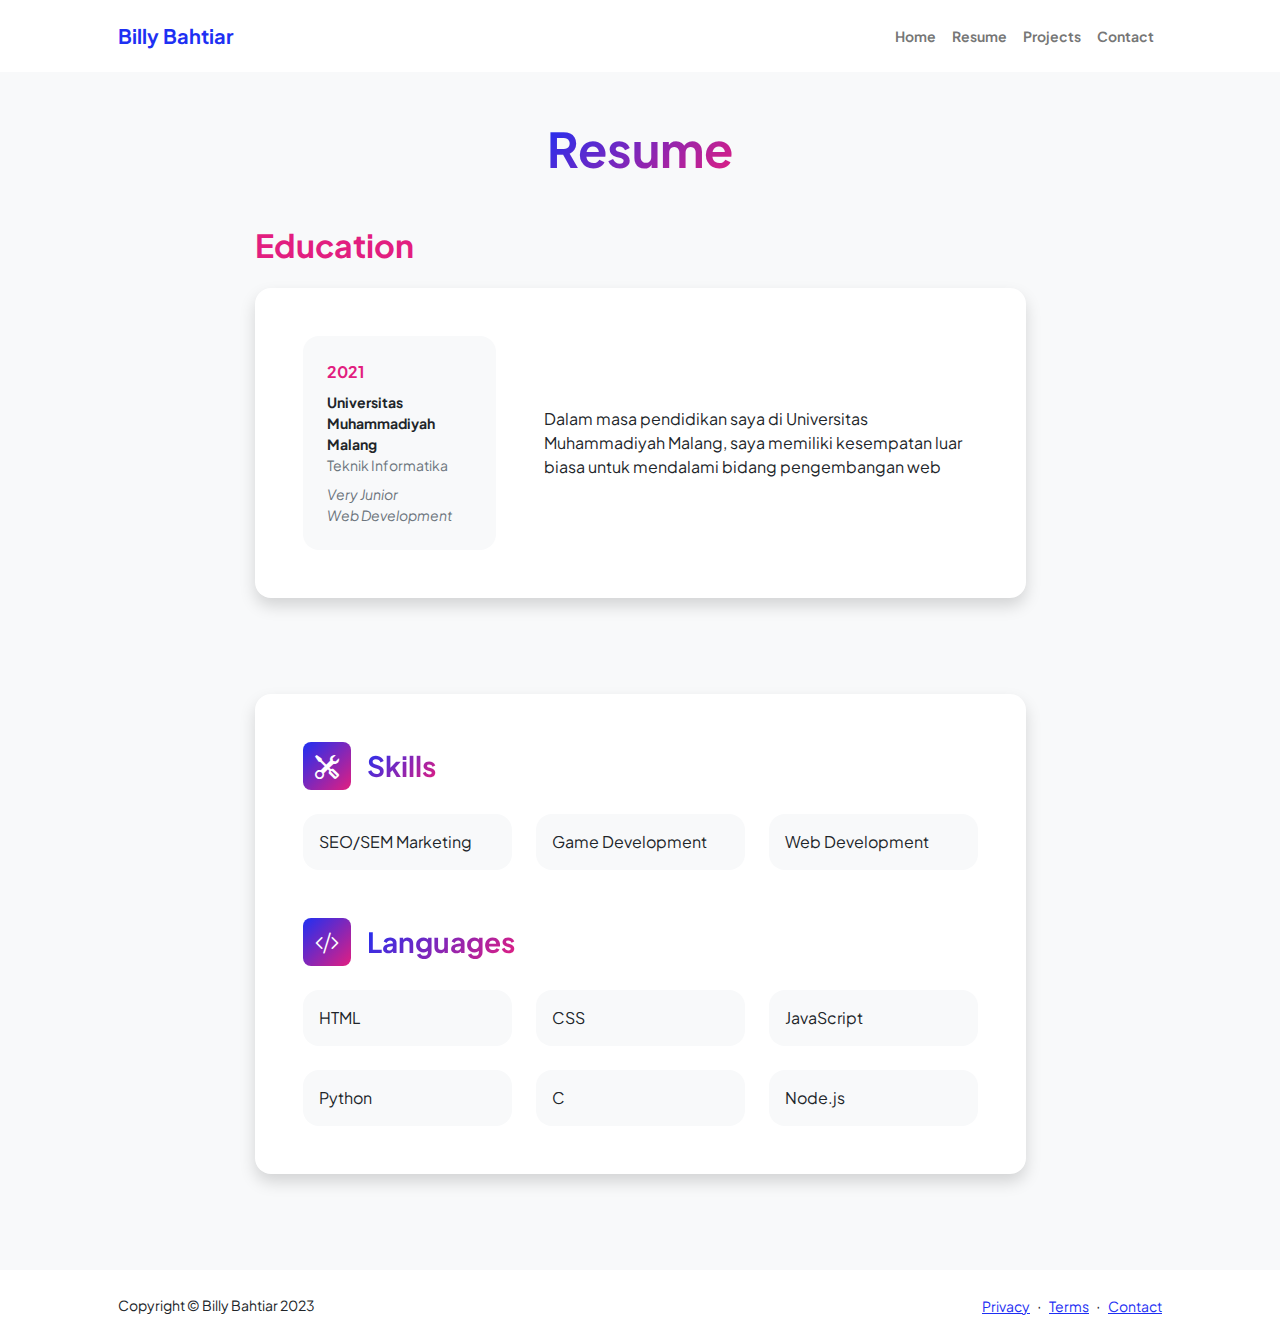
<file: resume.html>
<!DOCTYPE html>
<html lang="en">
    <head>
        <meta charset="utf-8" />
        <meta name="viewport" content="width=device-width, initial-scale=1, shrink-to-fit=no" />
        <meta name="description" content="" />
        <meta name="author" content="" />
        <title>Portofolio</title>
        <!-- Favicon-->
        <link rel="icon" type="image/x-icon" href="assets/favicon.ico" />
        <!-- Custom Google font-->
        <link rel="preconnect" href="https://fonts.googleapis.com" />
        <link rel="preconnect" href="https://fonts.gstatic.com" crossorigin />
        <link href="https://fonts.googleapis.com/css2?family=Plus+Jakarta+Sans:wght@100;200;300;400;500;600;700;800;900&amp;display=swap" rel="stylesheet" />
        <!-- Bootstrap icons-->
        <link href="https://cdn.jsdelivr.net/npm/bootstrap-icons@1.8.1/font/bootstrap-icons.css" rel="stylesheet" />
        <!-- Core theme CSS (includes Bootstrap)-->
        <link href="css/styles.css" rel="stylesheet" />
    </head>
    <body class="d-flex flex-column h-100 bg-light">
        <main class="flex-shrink-0">
            <!-- Navigation-->
            <nav class="navbar navbar-expand-lg navbar-light bg-white py-3">
                <div class="container px-5">
                    <a class="navbar-brand" href="index.html"><span class="fw-bolder text-primary">Billy Bahtiar</span></a>
                    <button class="navbar-toggler" type="button" data-bs-toggle="collapse" data-bs-target="#navbarSupportedContent" aria-controls="navbarSupportedContent" aria-expanded="false" aria-label="Toggle navigation"><span class="navbar-toggler-icon"></span></button>
                    <div class="collapse navbar-collapse" id="navbarSupportedContent">
                        <ul class="navbar-nav ms-auto mb-2 mb-lg-0 small fw-bolder">
                            <li class="nav-item"><a class="nav-link" href="index.html">Home</a></li>
                            <li class="nav-item"><a class="nav-link" href="resume.html">Resume</a></li>
                            <li class="nav-item"><a class="nav-link" href="projects.html">Projects</a></li>
                            <li class="nav-item"><a class="nav-link" href="contact.html">Contact</a></li>
                        </ul>
                    </div>
                </div>
            </nav>
            <!-- Page Content-->
            <div class="container px-5 my-5">
                <div class="text-center mb-5">
                    <h1 class="display-5 fw-bolder mb-0"><span class="text-gradient d-inline">Resume</span></h1>
                </div>
                <div class="row gx-5 justify-content-center">
                    <div class="col-lg-11 col-xl-9 col-xxl-8">
                      
                        </section>
                        <!-- Education Section-->
                        <section>
                            <h2 class="text-secondary fw-bolder mb-4">Education</h2>
                            <!-- Education Card 1-->
                            <div class="card shadow border-0 rounded-4 mb-5">
                                <div class="card-body p-5">
                                    <div class="row align-items-center gx-5">
                                        <div class="col text-center text-lg-start mb-4 mb-lg-0">
                                            <div class="bg-light p-4 rounded-4">
                                                <div class="text-secondary fw-bolder mb-2">2021</div>
                                                <div class="mb-2">
                                                    <div class="small fw-bolder">Universitas Muhammadiyah Malang</div>
                                                    <div class="small text-muted">Teknik Informatika</div>
                                                </div>
                                                <div class="fst-italic">
                                                    <div class="small text-muted">Very Junior</div>
                                                    <div class="small text-muted">Web Development</div>
                                                </div>
                                            </div>
                                        </div>
                                        <div class="col-lg-8"><div>Dalam masa pendidikan saya di Universitas Muhammadiyah Malang, saya memiliki kesempatan luar biasa untuk mendalami bidang pengembangan web</div></div>
                                    </div>
                                </div>
                            </div>
                        </section>
                        <!-- Divider-->
                        <div class="pb-5"></div>
                        <!-- Skills Section-->
                        <section>
                            <!-- Skillset Card-->
                            <div class="card shadow border-0 rounded-4 mb-5">
                                <div class="card-body p-5">
                                    <!-- Professional skills list-->
                                    <div class="mb-5">
                                        <div class="d-flex align-items-center mb-4">
                                            <div class="feature bg-primary bg-gradient-primary-to-secondary text-white rounded-3 me-3"><i class="bi bi-tools"></i></div>
                                            <h3 class="fw-bolder mb-0"><span class="text-gradient d-inline">Skills</span></h3>
                                        </div>
                                        <div class="row row-cols-1 row-cols-md-3 mb-4">
                                            <div class="col mb-4 mb-md-0"><div class="d-flex align-items-center bg-light rounded-4 p-3 h-100">SEO/SEM Marketing</div></div>
                                            <div class="col mb-4 mb-md-0"><div class="d-flex align-items-center bg-light rounded-4 p-3 h-100">Game Development</div></div>
                                            <div class="col"><div class="d-flex align-items-center bg-light rounded-4 p-3 h-100">Web Development</div></div>
                                        </div>
                        
                                    </div>
                                    <!-- Languages list-->
                                    <div class="mb-0">
                                        <div class="d-flex align-items-center mb-4">
                                            <div class="feature bg-primary bg-gradient-primary-to-secondary text-white rounded-3 me-3"><i class="bi bi-code-slash"></i></div>
                                            <h3 class="fw-bolder mb-0"><span class="text-gradient d-inline">Languages</span></h3>
                                        </div>
                                        <div class="row row-cols-1 row-cols-md-3 mb-4">
                                            <div class="col mb-4 mb-md-0"><div class="d-flex align-items-center bg-light rounded-4 p-3 h-100">HTML</div></div>
                                            <div class="col mb-4 mb-md-0"><div class="d-flex align-items-center bg-light rounded-4 p-3 h-100">CSS</div></div>
                                            <div class="col"><div class="d-flex align-items-center bg-light rounded-4 p-3 h-100">JavaScript</div></div>
                                        </div>
                                        <div class="row row-cols-1 row-cols-md-3">
                                            <div class="col mb-4 mb-md-0"><div class="d-flex align-items-center bg-light rounded-4 p-3 h-100">Python</div></div>
                                            <div class="col mb-4 mb-md-0"><div class="d-flex align-items-center bg-light rounded-4 p-3 h-100">C</div></div>
                                            <div class="col"><div class="d-flex align-items-center bg-light rounded-4 p-3 h-100">Node.js</div></div>
                                        </div>
                                    </div>
                                </div>
                            </div>
                        </section>
                    </div>
                </div>
            </div>
        </main>
        <!-- Footer-->
        <footer class="bg-white py-4 mt-auto">
            <div class="container px-5">
                <div class="row align-items-center justify-content-between flex-column flex-sm-row">
                    <div class="col-auto"><div class="small m-0">Copyright &copy; Billy Bahtiar 2023</div></div>
                    <div class="col-auto">
                        <a class="small" href="#!">Privacy</a>
                        <span class="mx-1">&middot;</span>
                        <a class="small" href="#!">Terms</a>
                        <span class="mx-1">&middot;</span>
                        <a class="small" href="#!">Contact</a>
                    </div>
                </div>
            </div>
        </footer>
        <!-- Bootstrap core JS-->
        <script src="https://cdn.jsdelivr.net/npm/bootstrap@5.2.3/dist/js/bootstrap.bundle.min.js"></script>
        <!-- Core theme JS-->
        <script src="js/scripts.js"></script>
    </body>
</html>
</file>
